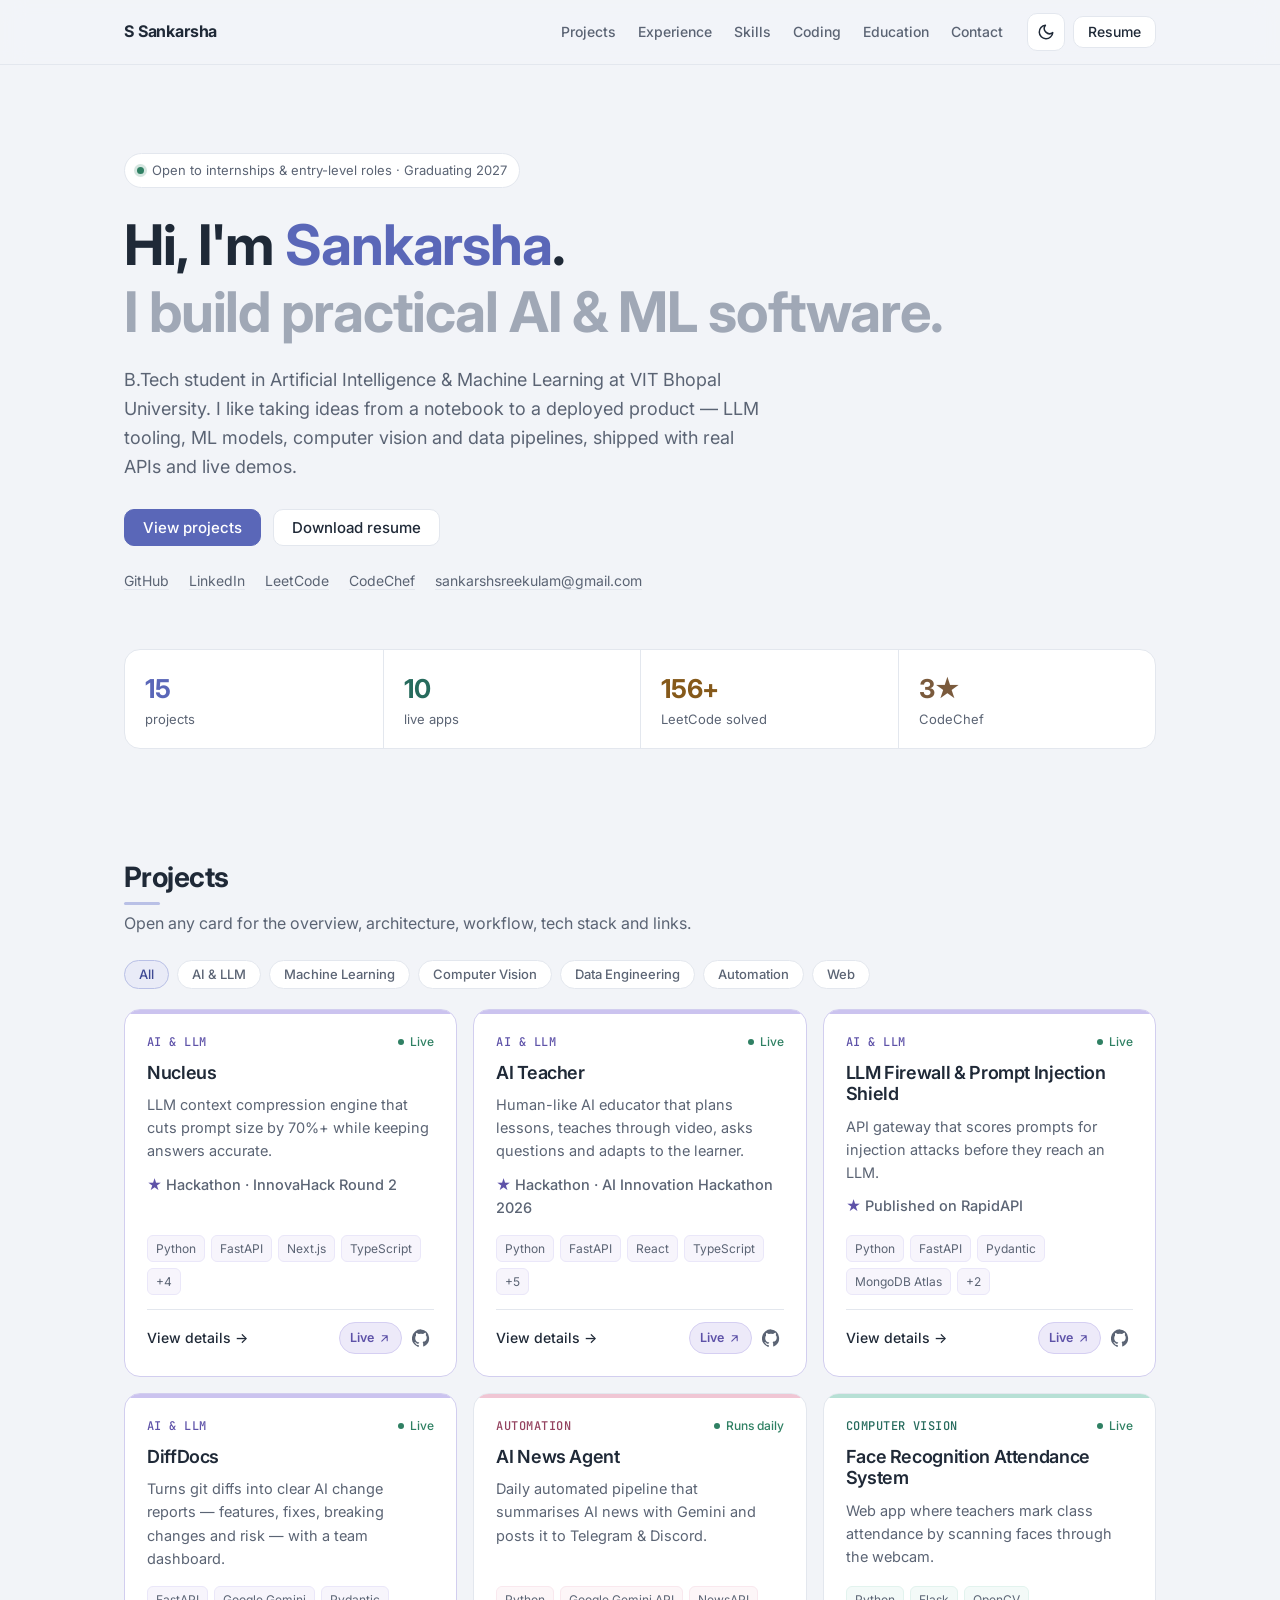
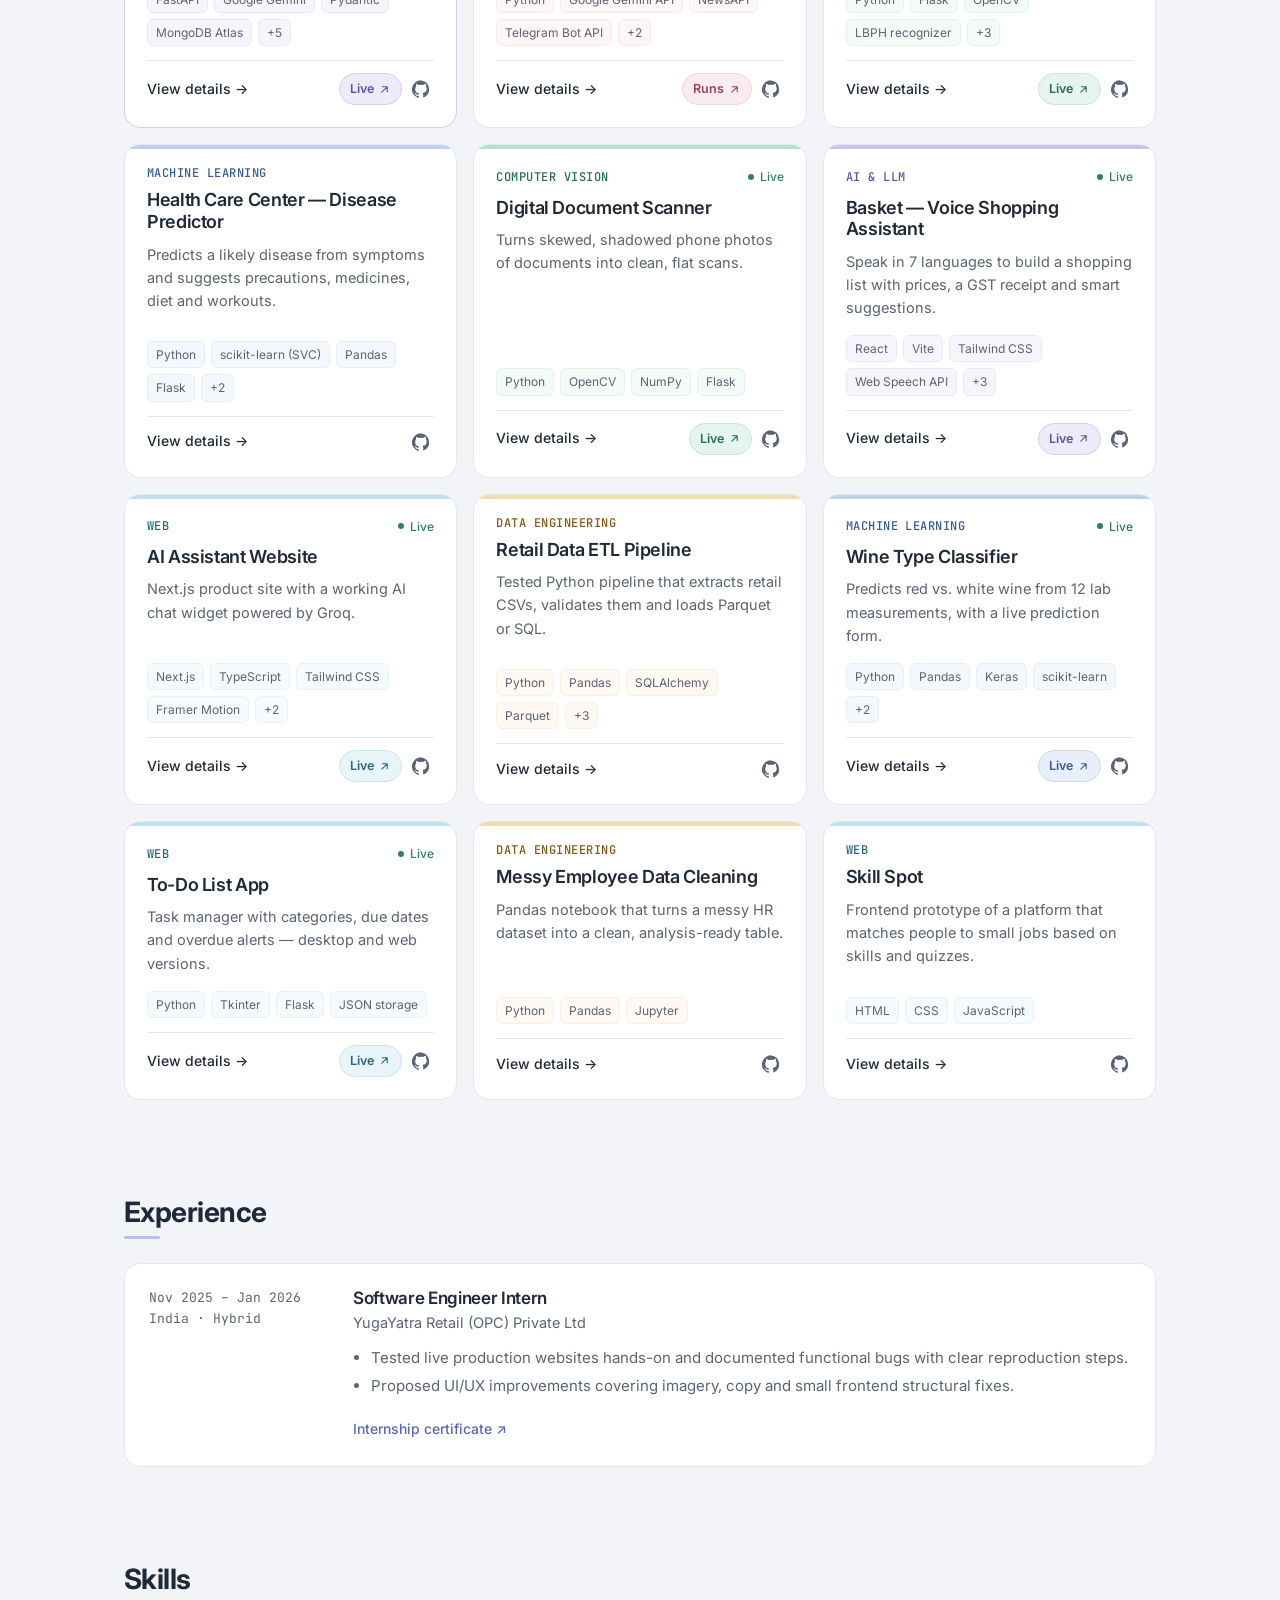
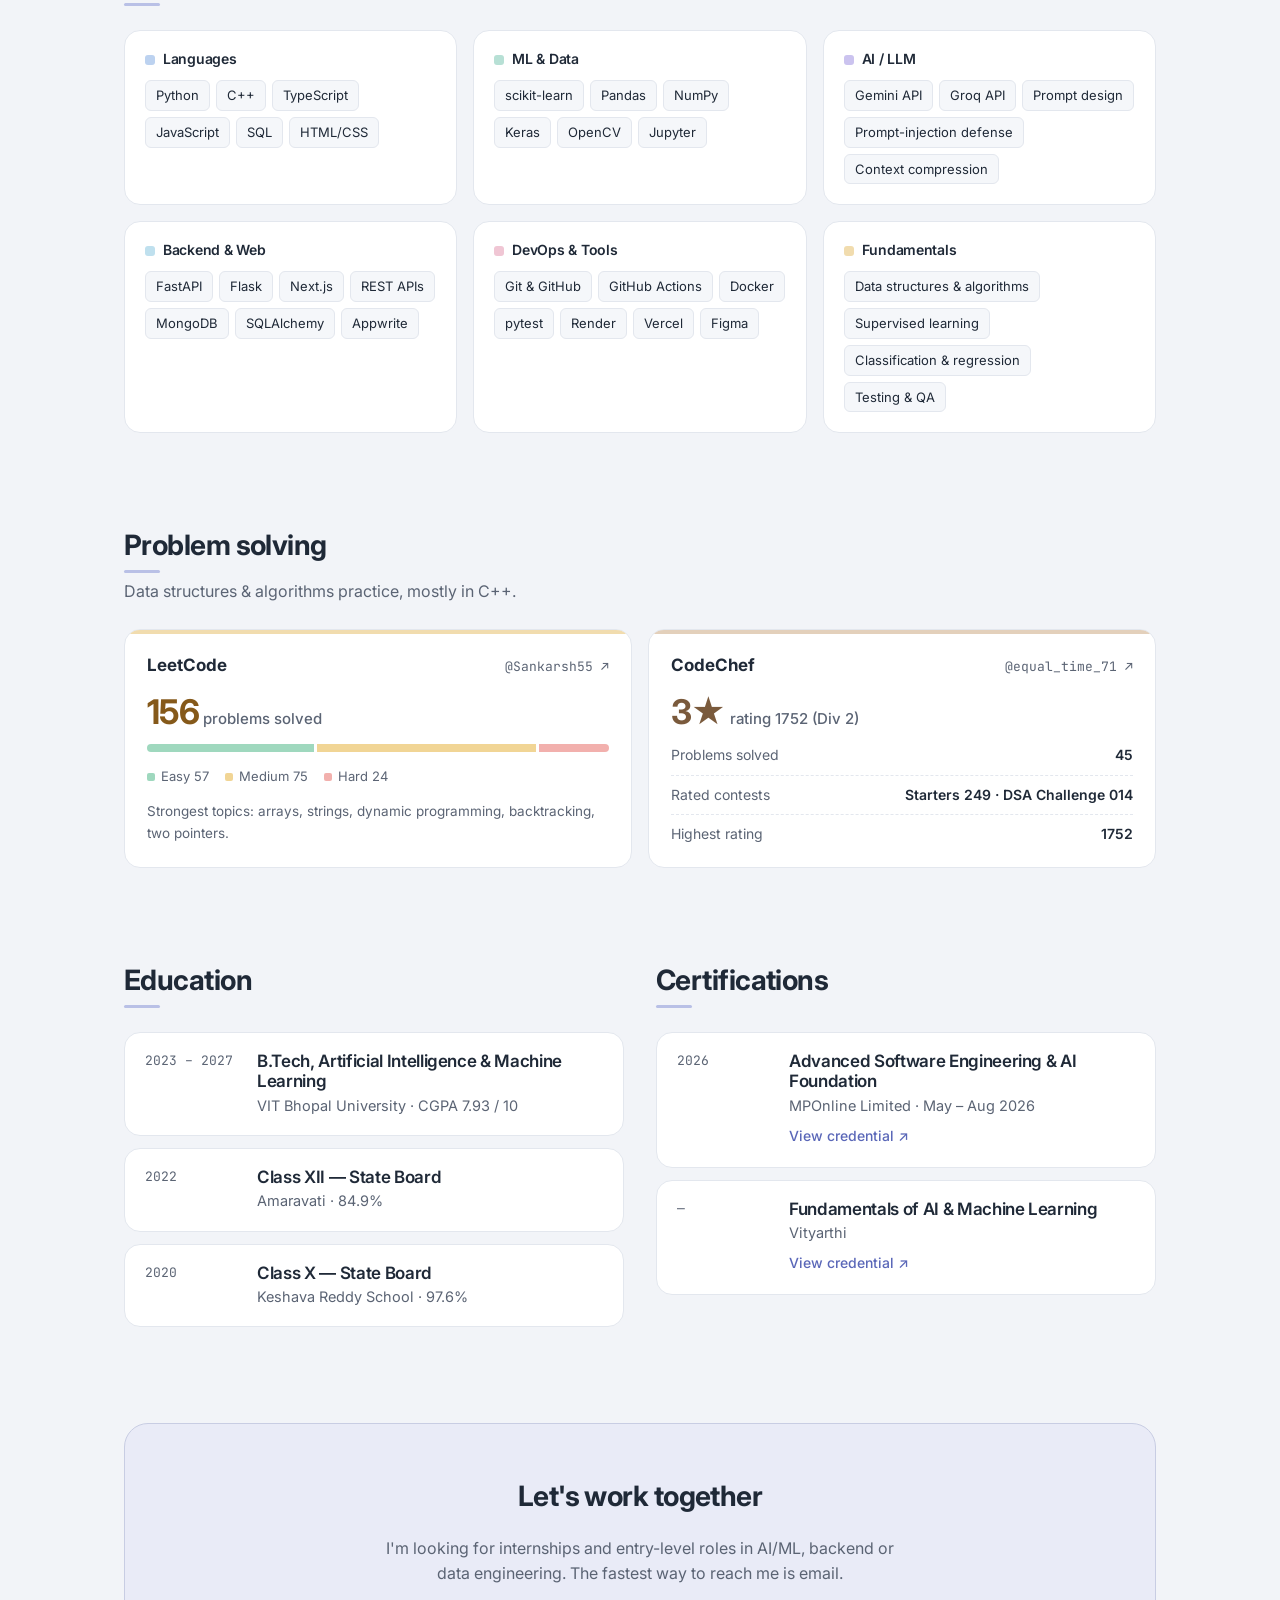
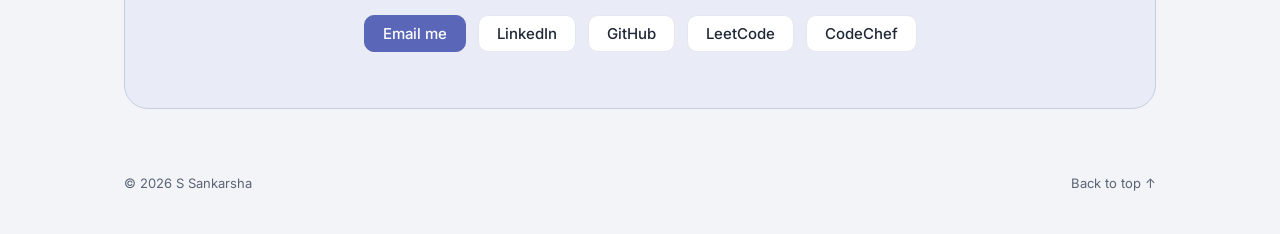
<file: index.html>
<!doctype html>
<html lang="en">
<head>
  <meta charset="utf-8">
  <meta name="viewport" content="width=device-width, initial-scale=1">
  <title>S Sankarsha — AI & ML Developer</title>
  <meta name="description" content="Portfolio of S Sankarsha, B.Tech AI & ML student at VIT Bhopal (2027). Projects in LLM tooling, machine learning, computer vision and data engineering.">
  <meta property="og:title" content="S Sankarsha — AI & ML Developer">
  <meta property="og:description" content="B.Tech AI & ML @ VIT Bhopal. Open to internships and entry-level roles.">
  <link rel="icon" href="data:image/svg+xml,%3Csvg xmlns='http://www.w3.org/2000/svg' viewBox='0 0 32 32'%3E%3Crect width='32' height='32' rx='8' fill='%23111'/%3E%3Ctext x='16' y='22' font-family='Arial' font-size='16' font-weight='700' fill='%23fff' text-anchor='middle'%3ES%3C/text%3E%3C/svg%3E">
  <link rel="preconnect" href="https://fonts.googleapis.com">
  <link rel="preconnect" href="https://fonts.gstatic.com" crossorigin>
  <link href="https://fonts.googleapis.com/css2?family=Inter:wght@400;500;600;700&family=JetBrains+Mono:wght@400;500&display=swap" rel="stylesheet">
  <link rel="stylesheet" href="styles.css">
  <script>
    // Apply saved theme before paint to avoid a flash.
    try { const t = localStorage.getItem("theme"); if (t) document.documentElement.dataset.theme = t; } catch (e) {}
  </script>
</head>
<body>
  <a class="skip" href="#main">Skip to content</a>

  <header class="nav">
    <div class="wrap nav-inner">
      <a href="#top" class="brand">S Sankarsha</a>
      <nav class="nav-links" aria-label="Sections">
        <a href="#projects">Projects</a>
        <a href="#experience">Experience</a>
        <a href="#skills">Skills</a>
        <a href="#coding">Coding</a>
        <a href="#education">Education</a>
        <a href="#contact">Contact</a>
      </nav>
      <div class="nav-actions">
        <button class="icon-btn" id="themeToggle" type="button" aria-label="Toggle dark mode">
          <svg class="i-moon" viewBox="0 0 24 24" aria-hidden="true"><path d="M21 12.8A9 9 0 1 1 11.2 3a7 7 0 0 0 9.8 9.8z"/></svg>
          <svg class="i-sun" viewBox="0 0 24 24" aria-hidden="true"><circle cx="12" cy="12" r="4"/><path d="M12 2v2M12 20v2M4.9 4.9l1.4 1.4M17.7 17.7l1.4 1.4M2 12h2M20 12h2M4.9 19.1l1.4-1.4M17.7 6.3l1.4-1.4"/></svg>
        </button>
        <a class="btn btn-sm" href="https://github.com/Sankarsh369/S-Sankarsha_Resume/raw/main/Sankarsha.pdf" target="_blank" rel="noopener">Resume</a>
      </div>
    </div>
  </header>

  <main id="main">
    <!-- Hero -->
    <section class="hero wrap" id="top">
      <p class="status"><span class="dot" aria-hidden="true"></span>Open to internships &amp; entry-level roles · Graduating 2027</p>
      <h1>Hi, I'm <span class="accent-text">Sankarsha</span>.<br><span class="muted">I build practical AI &amp; ML software.</span></h1>
      <p class="lead">
        B.Tech student in Artificial Intelligence &amp; Machine Learning at VIT Bhopal University.
        I like taking ideas from a notebook to a deployed product — LLM tooling, ML models,
        computer vision and data pipelines, shipped with real APIs and live demos.
      </p>
      <div class="hero-cta">
        <a class="btn btn-primary" href="#projects">View projects</a>
        <a class="btn" href="https://github.com/Sankarsh369/S-Sankarsha_Resume/raw/main/Sankarsha.pdf" target="_blank" rel="noopener">Download resume</a>
      </div>
      <ul class="socials" aria-label="Profiles">
        <li><a href="https://github.com/Sankarsh369" target="_blank" rel="noopener">GitHub</a></li>
        <li><a href="https://www.linkedin.com/in/sankarsha-s-b049b41b6/" target="_blank" rel="noopener">LinkedIn</a></li>
        <li><a href="https://leetcode.com/u/Sankarsh55/" target="_blank" rel="noopener">LeetCode</a></li>
        <li><a href="https://www.codechef.com/users/equal_time_71" target="_blank" rel="noopener">CodeChef</a></li>
        <li><a href="mailto:sankarshsreekulam@gmail.com">sankarshsreekulam@gmail.com</a></li>
      </ul>
      <dl class="stats" id="stats"></dl>
    </section>

    <!-- Projects -->
    <section class="section wrap" id="projects">
      <div class="section-head">
        <h2>Projects</h2>
        <p class="muted">Open any card for the overview, architecture, workflow, tech stack and links.</p>
      </div>
      <div class="filters" role="group" aria-label="Filter projects" id="filters"></div>
      <div class="grid" id="projectGrid"></div>
    </section>

    <!-- Experience -->
    <section class="section wrap" id="experience">
      <div class="section-head"><h2>Experience</h2></div>
      <article class="row">
        <div class="row-meta">Nov 2025 – Jan 2026<br><span class="muted">India · Hybrid</span></div>
        <div class="row-body">
          <h3>Software Engineer Intern</h3>
          <p class="muted">YugaYatra Retail (OPC) Private Ltd</p>
          <ul>
            <li>Tested live production websites hands-on and documented functional bugs with clear reproduction steps.</li>
            <li>Proposed UI/UX improvements covering imagery, copy and small frontend structural fixes.</li>
          </ul>
          <a class="link" href="https://drive.google.com/drive/folders/189lR1Em3mWXMts-HCm7pMWX60PaSI2i_?usp=sharing" target="_blank" rel="noopener">Internship certificate ↗</a>
        </div>
      </article>
    </section>

    <!-- Skills -->
    <section class="section wrap" id="skills">
      <div class="section-head"><h2>Skills</h2></div>
      <div class="skills">
        <div><h3>Languages</h3><ul class="tags"><li>Python</li><li>C++</li><li>TypeScript</li><li>JavaScript</li><li>SQL</li><li>HTML/CSS</li></ul></div>
        <div><h3>ML &amp; Data</h3><ul class="tags"><li>scikit-learn</li><li>Pandas</li><li>NumPy</li><li>Keras</li><li>OpenCV</li><li>Jupyter</li></ul></div>
        <div><h3>AI / LLM</h3><ul class="tags"><li>Gemini API</li><li>Groq API</li><li>Prompt design</li><li>Prompt-injection defense</li><li>Context compression</li></ul></div>
        <div><h3>Backend &amp; Web</h3><ul class="tags"><li>FastAPI</li><li>Flask</li><li>Next.js</li><li>REST APIs</li><li>MongoDB</li><li>SQLAlchemy</li><li>Appwrite</li></ul></div>
        <div><h3>DevOps &amp; Tools</h3><ul class="tags"><li>Git &amp; GitHub</li><li>GitHub Actions</li><li>Docker</li><li>pytest</li><li>Render</li><li>Vercel</li><li>Figma</li></ul></div>
        <div><h3>Fundamentals</h3><ul class="tags"><li>Data structures &amp; algorithms</li><li>Supervised learning</li><li>Classification &amp; regression</li><li>Testing &amp; QA</li></ul></div>
      </div>
    </section>

    <!-- Coding profiles -->
    <section class="section wrap" id="coding">
      <div class="section-head">
        <h2>Problem solving</h2>
        <p class="muted">Data structures &amp; algorithms practice, mostly in C++.</p>
      </div>
      <div class="profiles">
        <a class="profile lc" href="https://leetcode.com/u/Sankarsh55/" target="_blank" rel="noopener">
          <div class="profile-head"><span class="profile-name">LeetCode</span><span class="handle">@Sankarsh55 ↗</span></div>
          <div class="profile-big">156<span> problems solved</span></div>
          <div class="bars" aria-label="57 easy, 75 medium, 24 hard">
            <span class="e" style="flex:57"></span><span class="m" style="flex:75"></span><span class="h" style="flex:24"></span>
          </div>
          <ul class="legend"><li><i class="e"></i>Easy 57</li><li><i class="m"></i>Medium 75</li><li><i class="h"></i>Hard 24</li></ul>
          <p class="muted small">Strongest topics: arrays, strings, dynamic programming, backtracking, two pointers.</p>
        </a>
        <a class="profile cc" href="https://www.codechef.com/users/equal_time_71" target="_blank" rel="noopener">
          <div class="profile-head"><span class="profile-name">CodeChef</span><span class="handle">@equal_time_71 ↗</span></div>
          <div class="profile-big">3★<span> rating 1752 (Div 2)</span></div>
          <ul class="kv">
            <li><span>Problems solved</span><strong>45</strong></li>
            <li><span>Rated contests</span><strong>Starters 249 · DSA Challenge 014</strong></li>
            <li><span>Highest rating</span><strong>1752</strong></li>
          </ul>
        </a>
      </div>
    </section>

    <!-- Education + Certifications -->
    <section class="section wrap two-col" id="education">
      <div>
        <div class="section-head"><h2>Education</h2></div>
        <article class="row compact">
          <div class="row-meta">2023 – 2027</div>
          <div class="row-body"><h3>B.Tech, Artificial Intelligence &amp; Machine Learning</h3><p class="muted">VIT Bhopal University · CGPA 7.93 / 10</p></div>
        </article>
        <article class="row compact">
          <div class="row-meta">2022</div>
          <div class="row-body"><h3>Class XII — State Board</h3><p class="muted">Amaravati · 84.9%</p></div>
        </article>
        <article class="row compact">
          <div class="row-meta">2020</div>
          <div class="row-body"><h3>Class X — State Board</h3><p class="muted">Keshava Reddy School · 97.6%</p></div>
        </article>
      </div>
      <div id="certifications">
        <div class="section-head"><h2>Certifications</h2></div>
        <article class="row compact">
          <div class="row-meta">2026</div>
          <div class="row-body"><h3>Advanced Software Engineering &amp; AI Foundation</h3><p class="muted">MPOnline Limited · May – Aug 2026</p>
            <a class="link" href="https://drive.google.com/file/d/1BurGpPAOQQ6ZCRXC0ZejtRio8hXQB4HG/view?usp=sharing" target="_blank" rel="noopener">View credential ↗</a></div>
        </article>
        <article class="row compact">
          <div class="row-meta">—</div>
          <div class="row-body"><h3>Fundamentals of AI &amp; Machine Learning</h3><p class="muted">Vityarthi</p>
            <a class="link" href="https://drive.google.com/drive/folders/1W-h9ZukC7nCrYoUzu4V-TGwJ1VLm3um4?usp=sharing" target="_blank" rel="noopener">View credential ↗</a></div>
        </article>
      </div>
    </section>

    <!-- Contact -->
    <section class="section wrap contact" id="contact">
      <h2>Let's work together</h2>
      <p class="muted">I'm looking for internships and entry-level roles in AI/ML, backend or data engineering. The fastest way to reach me is email.</p>
      <div class="hero-cta">
        <a class="btn btn-primary" href="mailto:sankarshsreekulam@gmail.com">Email me</a>
        <a class="btn" href="https://www.linkedin.com/in/sankarsha-s-b049b41b6/" target="_blank" rel="noopener">LinkedIn</a>
        <a class="btn" href="https://github.com/Sankarsh369" target="_blank" rel="noopener">GitHub</a>
        <a class="btn" href="https://leetcode.com/u/Sankarsh55/" target="_blank" rel="noopener">LeetCode</a>
        <a class="btn" href="https://www.codechef.com/users/equal_time_71" target="_blank" rel="noopener">CodeChef</a>
      </div>
    </section>
  </main>

  <footer class="footer wrap">
    <span>© <span id="year"></span> S Sankarsha</span>
    <a href="#top">Back to top ↑</a>
  </footer>

  <!-- Project detail -->
  <dialog class="modal" id="projectModal" aria-labelledby="modalTitle">
    <div class="modal-inner" id="modalContent"></div>
  </dialog>

  <script src="js/projects.js"></script>
  <script src="js/app.js"></script>
</body>
</html>
</file>
<file: styles.css>
/* ---------- Tokens ---------- */
:root {
  --bg: #f2f4f8;
  --surface: #ffffff;
  --surface-2: #f5f7fa;
  --text: #1f2937;
  --muted: #5b6474;
  --faint: #a0a8b6;
  --border: #e3e7ee;
  /* calm, muted indigo accent */
  --accent: #5a67b8;
  --accent-hover: #4e5aa5;
  --accent-ink: #3f4a94;
  --accent-soft: #e9ebf7;
  --accent-line: #b9c0e6;
  --on-accent: #ffffff;
  --live: #2f8063;
  /* Soft pastel per category (bars, tints) + a muted "ink" of the same hue for text */
  --c-ai: #cbc3ef;         --c-ai-ink: #5e52a8;
  --c-ml: #bcd2f0;         --c-ml-ink: #345d95;
  --c-cv: #b7e0d5;         --c-cv-ink: #276b5d;
  --c-data: #f1dcae;       --c-data-ink: #85591a;
  --c-automation: #f0c6d4; --c-automation-ink: #94425f;
  --c-web: #bfe0ee;        --c-web-ink: #286580;
  --c-cc: #e3d0bb;         --c-cc-ink: #7a5a3c;
  --easy: #9fd8be; --medium: #f1d595; --hard: #f2b0ad;
  --shadow: 0 1px 2px rgb(31 41 55 / .04), 0 12px 28px -16px rgb(31 41 55 / .16);
  --radius: 16px;
  --font: "Inter", system-ui, -apple-system, "Segoe UI", Roboto, sans-serif;
  --mono: "JetBrains Mono", ui-monospace, SFMono-Regular, Consolas, monospace;
  color-scheme: light;
}
@media (prefers-color-scheme: dark) {
  :root:not([data-theme="light"]) {
    --bg: #121621; --surface: #1a1f2c; --surface-2: #212736; --text: #e8ebf2;
    --muted: #a3abbd; --faint: #6d7588; --border: #2b3242;
    --accent: #aab3e3; --accent-hover: #bcc3ea; --accent-ink: #c7cdf0; --accent-soft: #252a42; --accent-line: #59609a;
    --on-accent: #151a2e; --live: #7ccaa9;
    --c-ai: #6f66a6;         --c-ai-ink: #cdc6f2;
    --c-ml: #52749f;         --c-ml-ink: #b9cff0;
    --c-cv: #45857a;         --c-cv-ink: #addcd0;
    --c-data: #9c7d45;       --c-data-ink: #ead3a2;
    --c-automation: #9f6079; --c-automation-ink: #efc0cf;
    --c-web: #44809a;        --c-web-ink: #b8dced;
    --c-cc: #8d7458;         --c-cc-ink: #e0c9ad;
    --easy: #4f9a7d; --medium: #b8975a; --hard: #b56f6f;
    --shadow: 0 1px 2px rgb(0 0 0 / .4), 0 16px 40px -18px rgb(0 0 0 / .8);
    color-scheme: dark;
  }
}
:root[data-theme="dark"] {
  --bg: #121621; --surface: #1a1f2c; --surface-2: #212736; --text: #e8ebf2;
  --muted: #a3abbd; --faint: #6d7588; --border: #2b3242;
  --accent: #aab3e3; --accent-hover: #bcc3ea; --accent-ink: #c7cdf0; --accent-soft: #252a42; --accent-line: #59609a;
  --on-accent: #151a2e; --live: #7ccaa9;
  --c-ai: #6f66a6;         --c-ai-ink: #cdc6f2;
  --c-ml: #52749f;         --c-ml-ink: #b9cff0;
  --c-cv: #45857a;         --c-cv-ink: #addcd0;
  --c-data: #9c7d45;       --c-data-ink: #ead3a2;
  --c-automation: #9f6079; --c-automation-ink: #efc0cf;
  --c-web: #44809a;        --c-web-ink: #b8dced;
  --c-cc: #8d7458;         --c-cc-ink: #e0c9ad;
  --easy: #4f9a7d; --medium: #b8975a; --hard: #b56f6f;
  --shadow: 0 1px 2px rgb(0 0 0 / .4), 0 16px 40px -18px rgb(0 0 0 / .8);
  color-scheme: dark;
}

/* ---------- Base ---------- */
*, *::before, *::after { box-sizing: border-box; }
html { scroll-behavior: smooth; scroll-padding-top: 80px; -webkit-text-size-adjust: 100%; }
body {
  margin: 0; background: var(--bg); color: var(--text); font-family: var(--font);
  font-size: 16px; line-height: 1.6; -webkit-font-smoothing: antialiased;
}
body.locked { overflow: hidden; }
h1, h2, h3 { line-height: 1.2; letter-spacing: -0.02em; margin: 0; }
p { margin: 0; }
a { color: inherit; }
ul, ol { margin: 0; padding: 0; }
svg { width: 18px; height: 18px; fill: none; stroke: currentColor; stroke-width: 2; stroke-linecap: round; stroke-linejoin: round; flex: none; }
svg.fill { fill: currentColor; stroke: none; }
.muted { color: var(--muted); }
.wrap { width: 100%; max-width: 1080px; margin: 0 auto; padding: 0 24px; }
@media (max-width: 600px) { .wrap { padding: 0 16px; } }
:focus-visible { outline: 2px solid var(--accent); outline-offset: 2px; border-radius: 6px; }
.skip { position: absolute; left: -9999px; }
.skip:focus { left: 16px; top: 12px; z-index: 100; background: var(--surface); padding: 8px 12px; }

/* ---------- Buttons ---------- */
.btn {
  display: inline-flex; align-items: center; gap: 8px; padding: 10px 18px;
  border: 1px solid var(--border); border-radius: 10px; background: var(--surface);
  color: var(--text); font: 500 15px/1 var(--font); text-decoration: none; cursor: pointer;
  transition: border-color .15s, background .15s, transform .15s;
}
.btn:hover { border-color: var(--faint); }
.btn:active { transform: translateY(1px); }
.btn-primary { background: var(--text); color: var(--bg); border-color: var(--text); }
.btn-primary:hover { opacity: .88; border-color: var(--text); }
.btn-sm { padding: 8px 14px; font-size: 14px; }
.icon-btn {
  display: inline-grid; place-items: center; width: 38px; height: 38px; border-radius: 10px;
  border: 1px solid var(--border); background: var(--surface); color: var(--text); cursor: pointer;
}
.icon-btn:hover { border-color: var(--faint); }
.i-sun { display: none; }
:root[data-theme="dark"] .i-sun { display: block; }
:root[data-theme="dark"] .i-moon { display: none; }
@media (prefers-color-scheme: dark) {
  :root:not([data-theme="light"]) .i-sun { display: block; }
  :root:not([data-theme="light"]) .i-moon { display: none; }
}
.link { color: var(--accent); font-weight: 500; font-size: 14px; text-decoration: none; }
.link:hover { text-decoration: underline; }

/* ---------- Nav ---------- */
.nav {
  position: sticky; top: 0; z-index: 20; border-bottom: 1px solid var(--border);
  background: color-mix(in srgb, var(--bg) 85%, transparent); backdrop-filter: saturate(1.4) blur(12px);
}
.nav-inner { display: flex; align-items: center; gap: 24px; height: 64px; }
.brand { font-weight: 700; text-decoration: none; letter-spacing: -0.01em; white-space: nowrap; }
.nav-links { display: flex; gap: 22px; margin-left: auto; }
.nav-links a { color: var(--muted); text-decoration: none; font-size: 14px; font-weight: 500; }
.nav-links a:hover { color: var(--text); }
.nav-actions { display: flex; gap: 8px; align-items: center; }
@media (max-width: 760px) { .nav-links { display: none; } .nav-actions { margin-left: auto; } }

/* ---------- Hero ---------- */
.hero { padding-top: 88px; padding-bottom: 40px; }
.status {
  display: inline-flex; align-items: center; gap: 8px; font-size: 13px; color: var(--muted);
  border: 1px solid var(--border); background: var(--surface); padding: 6px 12px; border-radius: 999px;
}
.dot { width: 7px; height: 7px; border-radius: 50%; background: var(--live); box-shadow: 0 0 0 3px color-mix(in srgb, var(--live) 20%, transparent); }
.hero h1 { font-size: clamp(34px, 6vw, 56px); font-weight: 700; margin: 24px 0 20px; }
.hero h1 .muted { color: var(--faint); }
.lead { font-size: 18px; color: var(--muted); max-width: 640px; }
.hero-cta { display: flex; flex-wrap: wrap; gap: 12px; margin-top: 28px; }
.socials { list-style: none; display: flex; flex-wrap: wrap; gap: 8px 20px; margin-top: 24px; font-size: 14px; }
.socials a { color: var(--muted); text-decoration: none; border-bottom: 1px solid var(--border); }
.socials a:hover { color: var(--text); border-color: var(--text); }
.stats {
  display: grid; grid-template-columns: repeat(4, 1fr); margin: 56px 0 0; border: 1px solid var(--border);
  border-radius: var(--radius); background: var(--surface); overflow: hidden;
}
.stats div { padding: 18px 20px; display: flex; flex-direction: column-reverse; }
.stats div + div { border-left: 1px solid var(--border); }
.stats dt { font-size: 13px; color: var(--muted); }
.stats dd { margin: 0; font-size: 26px; font-weight: 700; letter-spacing: -0.02em; }
@media (max-width: 600px) {
  .stats { grid-template-columns: repeat(2, 1fr); }
  .stats div:nth-child(3) { border-left: 0; }
  .stats div:nth-child(n+3) { border-top: 1px solid var(--border); }
}

/* ---------- Sections ---------- */
.section { padding-top: 72px; padding-bottom: 24px; }
.section-head { margin-bottom: 24px; }
.section-head h2, .contact h2 { font-size: 28px; font-weight: 700; }
.section-head p { margin-top: 6px; }

/* ---------- Filters ---------- */
.filters { display: flex; flex-wrap: wrap; gap: 8px; margin-bottom: 20px; }
.chip {
  padding: 7px 14px; border-radius: 999px; border: 1px solid var(--border); background: var(--surface);
  color: var(--muted); font: 500 13px/1 var(--font); cursor: pointer;
}
.chip:hover { color: var(--text); }
.chip[aria-pressed="true"] { background: var(--text); color: var(--bg); border-color: var(--text); }

/* ---------- Cards ---------- */
.grid { display: grid; grid-template-columns: repeat(auto-fill, minmax(300px, 1fr)); gap: 16px; }
@media (max-width: 360px) { .grid { grid-template-columns: 1fr; } }
.card {
  position: relative; display: flex; flex-direction: column; gap: 10px; padding: 22px;
  background: var(--surface); border: 1px solid var(--border); border-radius: var(--radius);
  transition: border-color .2s, box-shadow .2s, transform .2s;
}
.card:hover { border-color: var(--faint); box-shadow: var(--shadow); transform: translateY(-2px); }
.card-hit { position: absolute; inset: 0; border: 0; background: none; cursor: pointer; border-radius: var(--radius); z-index: 1; }
.card-top { display: flex; align-items: center; justify-content: space-between; }
.cat { font: 500 12px/1 var(--mono); color: var(--accent); text-transform: uppercase; letter-spacing: .04em; }
.live { display: inline-flex; align-items: center; gap: 6px; font-size: 12px; font-weight: 500; color: var(--live); }
.live .dot { width: 6px; height: 6px; box-shadow: none; }
.card h3 { font-size: 18px; font-weight: 600; }
.card > p { color: var(--muted); font-size: 14.5px; }
.badge { font-size: 12px; font-weight: 500; color: var(--muted); }
.badge::before { content: "★ "; color: var(--accent); }
.badge.inline { margin-left: 8px; }
.card .tags { margin-top: auto; padding-top: 6px; }
.card-foot { display: flex; align-items: center; justify-content: space-between; padding-top: 12px; border-top: 1px solid var(--border); margin-top: 4px; }
.details { font-size: 14px; font-weight: 500; }
.card:hover .details { color: var(--accent); }
.icon-link { position: relative; z-index: 2; color: var(--muted); display: inline-grid; place-items: center; padding: 4px; }
.icon-link:hover { color: var(--text); }
.featured { border-color: color-mix(in srgb, var(--accent) 35%, var(--border)); }

/* ---------- Tags ---------- */
.tags { list-style: none; display: flex; flex-wrap: wrap; gap: 6px; }
.tags li {
  font-size: 13px; padding: 4px 10px; border-radius: 6px; background: var(--surface-2);
  border: 1px solid var(--border); color: var(--text);
}
.tags.small li { font-size: 12px; padding: 3px 8px; color: var(--muted); }
.tags .more { color: var(--muted) !important; }

/* ---------- Rows (experience / education) ---------- */
.row {
  display: grid; grid-template-columns: 180px 1fr; gap: 24px; padding: 24px;
  background: var(--surface); border: 1px solid var(--border); border-radius: var(--radius);
}
.row + .row { margin-top: 12px; }
.row.compact { grid-template-columns: 96px 1fr; padding: 18px 20px; gap: 16px; }
.row-meta { font-size: 14px; color: var(--muted); font-family: var(--mono); font-size: 13px; }
.row-body h3 { font-size: 17px; font-weight: 600; }
.row-body p { margin-top: 2px; font-size: 14.5px; }
.row-body ul { margin: 12px 0; padding-left: 18px; color: var(--muted); font-size: 15px; }
.row-body li + li { margin-top: 4px; }
.row-body .link { display: inline-block; margin-top: 8px; }
@media (max-width: 600px) { .row, .row.compact { grid-template-columns: 1fr; gap: 6px; } }

.two-col { display: grid; grid-template-columns: 1fr 1fr; gap: 32px; }
@media (max-width: 860px) { .two-col { grid-template-columns: 1fr; gap: 0; } .two-col > div + div { padding-top: 56px; } }

/* ---------- Skills ---------- */
.skills { display: grid; grid-template-columns: repeat(auto-fill, minmax(300px, 1fr)); gap: 16px; }
@media (max-width: 360px) { .skills { grid-template-columns: 1fr; } }
.skills > div { padding: 20px; background: var(--surface); border: 1px solid var(--border); border-radius: var(--radius); }
.skills h3 { font-size: 14px; font-weight: 600; margin-bottom: 12px; }

/* ---------- Contact / footer ---------- */
.contact { text-align: center; padding-top: 96px; }
.contact p { max-width: 520px; margin: 12px auto 0; }
.contact .hero-cta { justify-content: center; }
.footer {
  display: flex; justify-content: space-between; gap: 16px; padding-top: 64px; padding-bottom: 40px;
  font-size: 13px; color: var(--muted);
}
.footer a { color: var(--muted); text-decoration: none; }

/* ---------- Modal ---------- */
.modal {
  width: min(860px, calc(100% - 32px)); max-height: calc(100% - 48px); padding: 0; border: 1px solid var(--border);
  border-radius: 18px; background: var(--surface); color: var(--text); box-shadow: 0 30px 80px -20px rgb(0 0 0 / .35);
  overflow: auto; overscroll-behavior: contain;
}
.modal::backdrop { background: rgb(9 9 11 / .55); backdrop-filter: blur(4px); }
.modal[open] { animation: pop .2s ease-out; }
@keyframes pop { from { opacity: 0; transform: translateY(8px) scale(.99); } }
@media (max-width: 600px) {
  .modal { width: 100%; max-width: 100%; max-height: 100%; height: 100%; margin: 0; border-radius: 0; border: 0; }
}
.modal-inner { padding: 32px; }
@media (max-width: 600px) { .modal-inner { padding: 20px 16px 32px; } }
.modal-head { display: flex; justify-content: space-between; gap: 16px; align-items: flex-start; }
.modal-head h2 { font-size: clamp(24px, 4vw, 30px); font-weight: 700; margin: 10px 0 8px; }
.modal-head .close { position: sticky; top: 0; }
.modal-links { display: flex; flex-wrap: wrap; gap: 10px; margin-top: 20px; }
.note { margin-top: 10px; font-size: 13px; color: var(--faint); }
.modal section { margin-top: 32px; }
.modal section h3 { font-size: 13px; font-family: var(--mono); font-weight: 500; text-transform: uppercase; letter-spacing: .06em; color: var(--muted); margin-bottom: 12px; }
.modal section > p { color: var(--text); }
.bullets { padding-left: 20px; }
.bullets li { margin-top: 6px; }
.bullets li::marker { color: var(--faint); }
pre {
  margin: 0; padding: 16px; background: var(--surface-2); border: 1px solid var(--border); border-radius: 10px;
  overflow-x: auto; font: 13px/1.6 var(--mono);
}

.metrics { display: grid; grid-template-columns: repeat(3, 1fr); gap: 12px; margin: 24px 0 0; }
.metrics div { padding: 16px; border: 1px solid var(--border); border-radius: 12px; background: var(--accent-soft); }
.metrics dd { margin: 0; font-size: 26px; font-weight: 700; color: var(--accent); letter-spacing: -0.02em; }
.metrics dt { font-size: 13px; color: var(--muted); }
@media (max-width: 600px) { .metrics { grid-template-columns: 1fr; } }

/* Architecture diagram: stacked layers joined by arrows */
.arch { padding: 20px; border: 1px dashed var(--border); border-radius: 14px; background: var(--bg); }
.arch-layer {
  display: grid; grid-template-columns: 120px 1fr; gap: 14px; align-items: center;
  padding: 12px 14px; background: var(--surface); border: 1px solid var(--border); border-radius: 10px;
}
.arch-name { font: 500 12px/1.3 var(--mono); text-transform: uppercase; letter-spacing: .04em; color: var(--accent); }
.arch-nodes { display: flex; flex-wrap: wrap; gap: 6px; }
.node { font-size: 13px; padding: 5px 10px; border-radius: 6px; background: var(--surface-2); border: 1px solid var(--border); }
.arch-arrow { display: flex; justify-content: center; height: 22px; }
.arch-arrow span { position: relative; width: 2px; height: 100%; background: var(--faint); }
.arch-arrow span::after {
  content: ""; position: absolute; bottom: -1px; left: 50%; width: 7px; height: 7px; transform: translateX(-50%) rotate(45deg);
  border-right: 2px solid var(--faint); border-bottom: 2px solid var(--faint);
}
@media (max-width: 600px) { .arch { padding: 12px; } .arch-layer { grid-template-columns: 1fr; gap: 8px; } }

/* Workflow: numbered vertical steps */
.flow { list-style: none; position: relative; }
.flow li { position: relative; display: grid; grid-template-columns: 32px 1fr; gap: 14px; padding-bottom: 18px; }
.flow li:last-child { padding-bottom: 0; }
.flow li:not(:last-child)::before { content: ""; position: absolute; left: 15px; top: 32px; bottom: 0; width: 2px; background: var(--border); }
.num {
  display: grid; place-items: center; width: 32px; height: 32px; border-radius: 50%; background: var(--text); color: var(--bg);
  font: 600 13px/1 var(--mono);
}
.flow strong { display: block; font-weight: 600; margin-top: 4px; }
.flow p { color: var(--muted); font-size: 15px; margin-top: 2px; }

.modal-nav { display: flex; justify-content: space-between; gap: 16px; margin-top: 40px; padding-top: 20px; border-top: 1px solid var(--border); font-size: 14px; }
.modal-nav a { color: var(--muted); text-decoration: none; }
.modal-nav a:hover { color: var(--text); }

@media (prefers-reduced-motion: reduce) {
  html { scroll-behavior: auto; }
  *, *::before, *::after { animation: none !important; transition: none !important; }
}

/* =========================================================
   Colour layer: soft pastels, muted ink for text, no gradients
   ========================================================= */
.accent-text { color: var(--accent); }

.btn-primary { background: var(--accent); color: var(--on-accent); border-color: var(--accent); }
.btn-primary:hover { background: var(--accent-hover); border-color: var(--accent-hover); }
.chip[aria-pressed="true"] { background: var(--accent-soft); color: var(--accent-ink); border-color: var(--accent-line); }

/* Each headline number gets its own muted colour */
.stats div:nth-child(1) dd { color: var(--accent); }
.stats div:nth-child(2) dd { color: var(--c-cv-ink); }
.stats div:nth-child(3) dd { color: var(--c-data-ink); }
.stats div:nth-child(4) dd { color: var(--c-cc-ink); }

.section-head h2, .contact h2 { position: relative; padding-bottom: 10px; }
.section-head h2::after {
  content: ""; position: absolute; left: 0; bottom: 0; width: 36px; height: 3px; border-radius: 3px; background: var(--accent-line);
}

/* Category colour hook: --cc is the pastel, --cc-ink the readable text tone */
.c-ai { --cc: var(--c-ai); --cc-ink: var(--c-ai-ink); }
.c-ml { --cc: var(--c-ml); --cc-ink: var(--c-ml-ink); }
.c-cv { --cc: var(--c-cv); --cc-ink: var(--c-cv-ink); }
.c-data { --cc: var(--c-data); --cc-ink: var(--c-data-ink); }
.c-automation { --cc: var(--c-automation); --cc-ink: var(--c-automation-ink); }
.c-web { --cc: var(--c-web); --cc-ink: var(--c-web-ink); }

.card { overflow: hidden; }
.card::before { content: ""; position: absolute; inset: 0 0 auto 0; height: 4px; background: var(--cc); }
.card .cat, .modal .cat { color: var(--cc-ink); }
.card:hover { border-color: var(--cc); }
.card:hover .details { color: var(--cc-ink); }
.featured { border-color: color-mix(in srgb, var(--cc) 70%, var(--border)); }
.badge::before { color: var(--cc-ink, var(--accent)); }
.card .tags li { background: color-mix(in srgb, var(--cc) 16%, var(--surface)); border-color: color-mix(in srgb, var(--cc) 40%, var(--surface)); }

.card-links { position: relative; z-index: 2; display: inline-flex; align-items: center; gap: 6px; }
.pill-link {
  display: inline-flex; align-items: center; gap: 4px; padding: 5px 10px; border-radius: 999px;
  font-size: 12.5px; font-weight: 600; text-decoration: none;
  color: var(--cc-ink); background: color-mix(in srgb, var(--cc) 35%, var(--surface));
  border: 1px solid color-mix(in srgb, var(--cc) 80%, var(--surface));
}
.pill-link svg { width: 13px; height: 13px; }
.pill-link:hover { background: color-mix(in srgb, var(--cc) 55%, var(--surface)); }

/* Modal picks up its project's colour */
.modal-inner { border-top: 4px solid var(--cc, var(--accent-line)); }
.modal .metrics div { background: color-mix(in srgb, var(--cc) 25%, var(--surface)); border-color: color-mix(in srgb, var(--cc) 70%, var(--border)); }
.modal .metrics dd { color: var(--cc-ink); }
.modal .arch { background: color-mix(in srgb, var(--cc) 14%, var(--surface)); border-color: color-mix(in srgb, var(--cc) 80%, var(--border)); }
.modal .arch-name { color: var(--cc-ink); }
.modal .arch-arrow span { background: var(--cc); }
.modal .arch-arrow span::after { border-color: var(--cc); }
.modal .num { background: color-mix(in srgb, var(--cc) 60%, var(--surface)); color: var(--cc-ink); }
.modal .flow li:not(:last-child)::before { background: color-mix(in srgb, var(--cc) 60%, var(--border)); }
.modal-links .btn-primary { background: color-mix(in srgb, var(--cc) 55%, var(--surface)); color: var(--cc-ink); border-color: var(--cc); }
.modal-links .btn-primary:hover { background: color-mix(in srgb, var(--cc) 75%, var(--surface)); border-color: var(--cc); }

/* Skills: a soft coloured marker per group */
.skills > div { position: relative; }
.skills h3 { display: flex; align-items: center; gap: 8px; }
.skills h3::before { content: ""; width: 10px; height: 10px; border-radius: 3px; background: var(--k, var(--accent-line)); }
.skills > div:nth-child(1) { --k: var(--c-ml); } .skills > div:nth-child(2) { --k: var(--c-cv); }
.skills > div:nth-child(3) { --k: var(--c-ai); } .skills > div:nth-child(4) { --k: var(--c-web); }
.skills > div:nth-child(5) { --k: var(--c-automation); } .skills > div:nth-child(6) { --k: var(--c-data); }

/* Problem-solving profiles */
.profiles { display: grid; grid-template-columns: repeat(auto-fit, minmax(300px, 1fr)); gap: 16px; }
@media (max-width: 360px) { .profiles { grid-template-columns: 1fr; } }
.profile {
  position: relative; overflow: hidden; display: flex; flex-direction: column; gap: 14px; padding: 22px;
  background: var(--surface); border: 1px solid var(--border); border-radius: var(--radius);
  text-decoration: none; color: var(--text); transition: transform .2s, box-shadow .2s, border-color .2s;
}
.profile::before { content: ""; position: absolute; inset: 0 0 auto 0; height: 4px; background: var(--pc); }
.profile:hover { transform: translateY(-2px); box-shadow: var(--shadow); border-color: var(--pc); }
.profile.lc { --pc: var(--c-data); --pc-ink: var(--c-data-ink); }
.profile.cc { --pc: var(--c-cc); --pc-ink: var(--c-cc-ink); }
.profile-head { display: flex; justify-content: space-between; align-items: baseline; gap: 12px; }
.profile-name { font-weight: 700; font-size: 17px; }
.handle { font: 13px var(--mono); color: var(--muted); }
.profile-big { font-size: 34px; font-weight: 700; letter-spacing: -0.02em; color: var(--pc-ink); line-height: 1.1; }
.profile-big span { font-size: 15px; font-weight: 500; color: var(--muted); letter-spacing: 0; }
.bars { display: flex; gap: 3px; height: 8px; border-radius: 99px; overflow: hidden; }
.bars .e, .legend .e { background: var(--easy); } .bars .m, .legend .m { background: var(--medium); } .bars .h, .legend .h { background: var(--hard); }
.legend { list-style: none; display: flex; flex-wrap: wrap; gap: 6px 16px; font-size: 13px; color: var(--muted); }
.legend i { display: inline-block; width: 8px; height: 8px; border-radius: 2px; margin-right: 6px; }
.kv { list-style: none; display: grid; gap: 8px; }
.kv li { display: flex; justify-content: space-between; gap: 12px; font-size: 14px; padding-bottom: 8px; border-bottom: 1px dashed var(--border); }
.kv li:last-child { border-bottom: 0; padding-bottom: 0; }
.kv span { color: var(--muted); }
.kv strong { font-weight: 600; text-align: right; }
.small { font-size: 13.5px; }

/* Contact block sits on a soft solid accent panel */
.contact {
  margin-top: 72px; padding: 56px 24px; border-radius: 24px;
  background: var(--accent-soft); border: 1px solid color-mix(in srgb, var(--accent) 20%, var(--border));
  width: calc(100% - 48px); max-width: 1032px;
}
.contact .btn:not(.btn-primary) { background: var(--surface); }
@media (max-width: 600px) { .contact { width: calc(100% - 32px); padding: 40px 16px; } }
</file>
